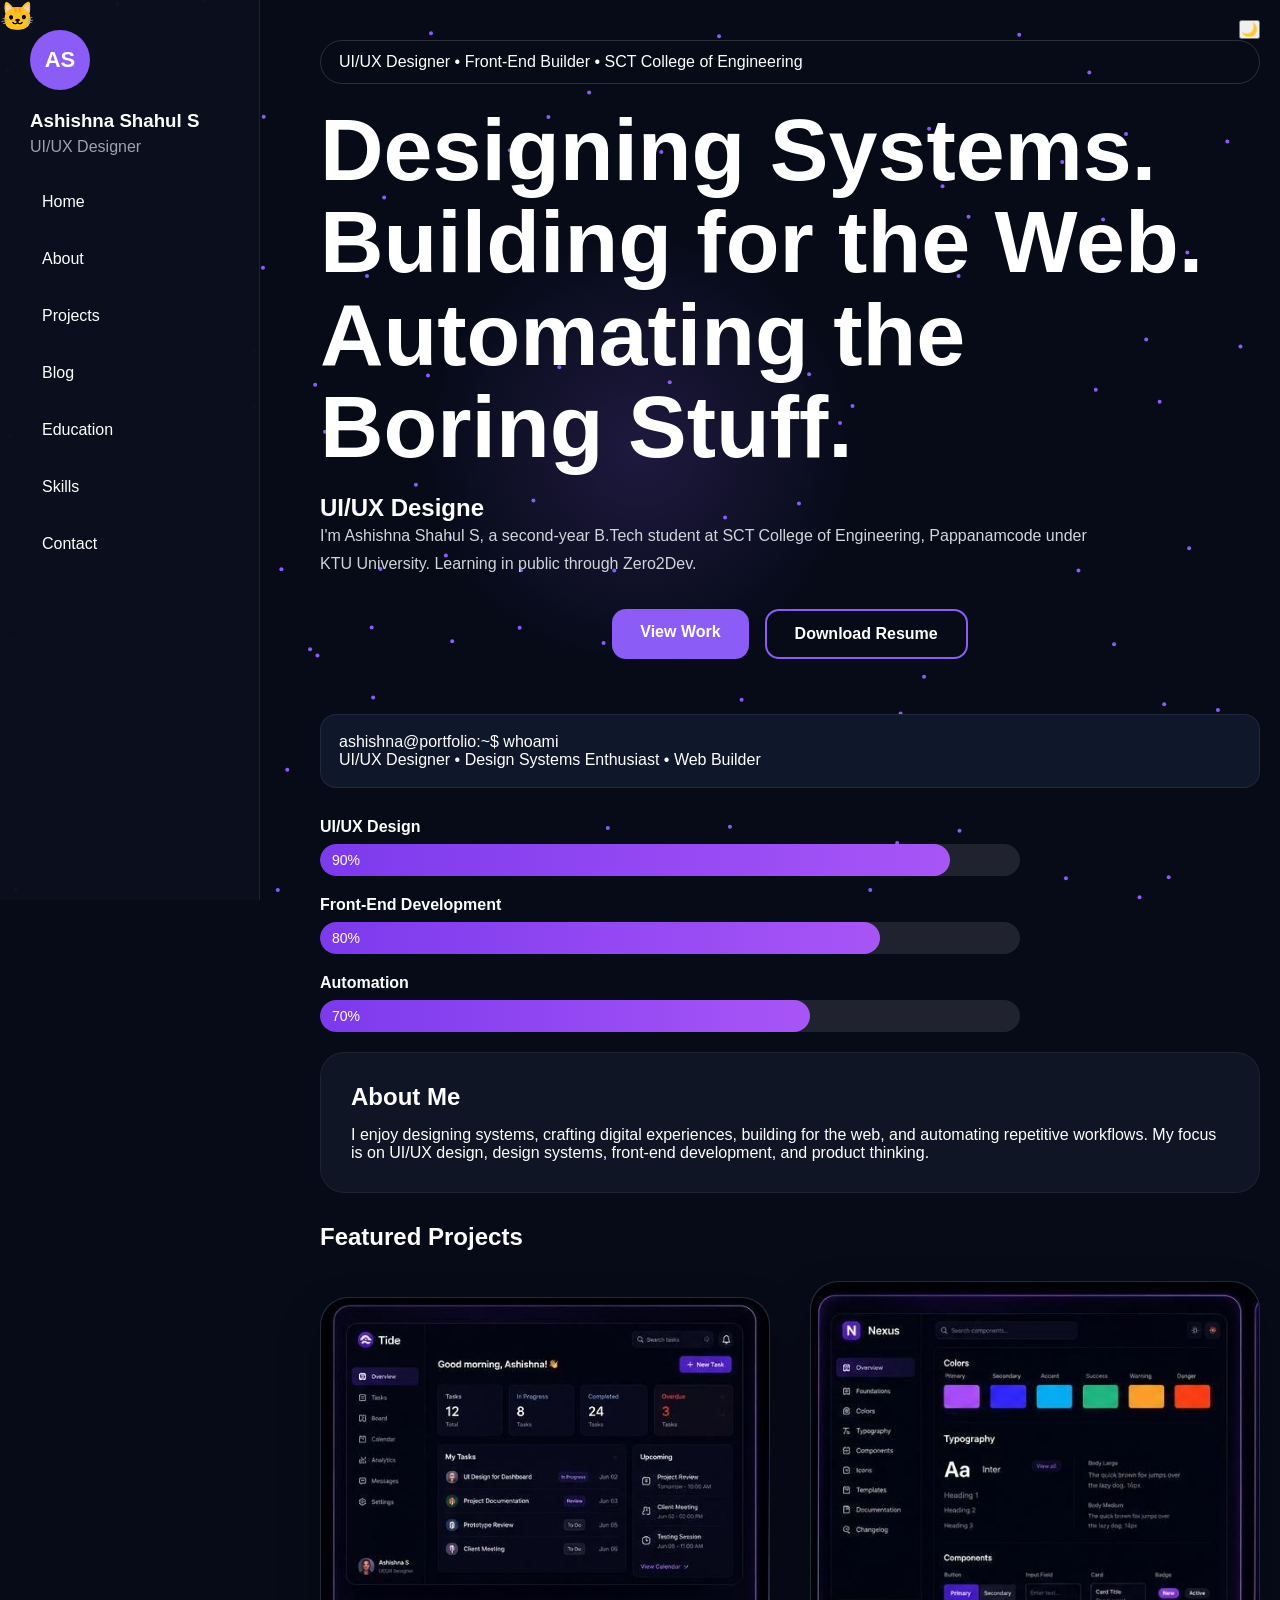
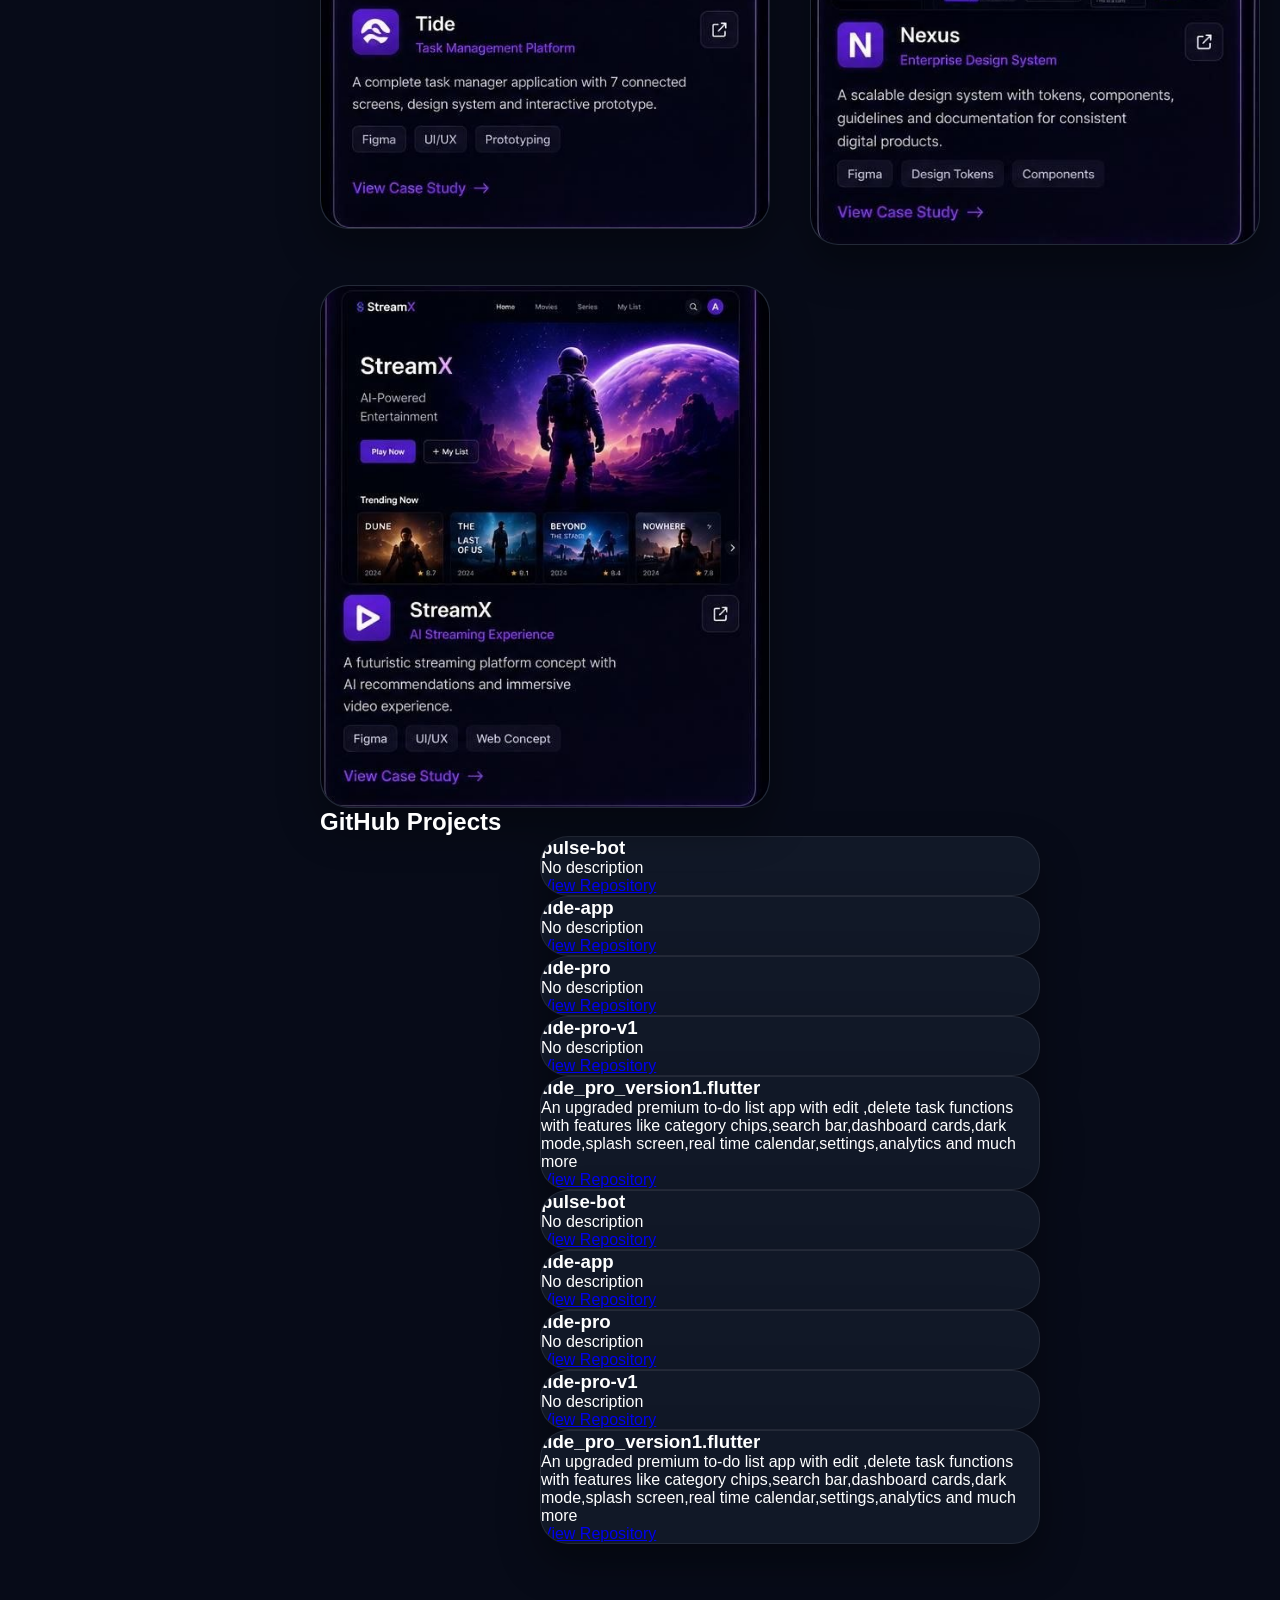
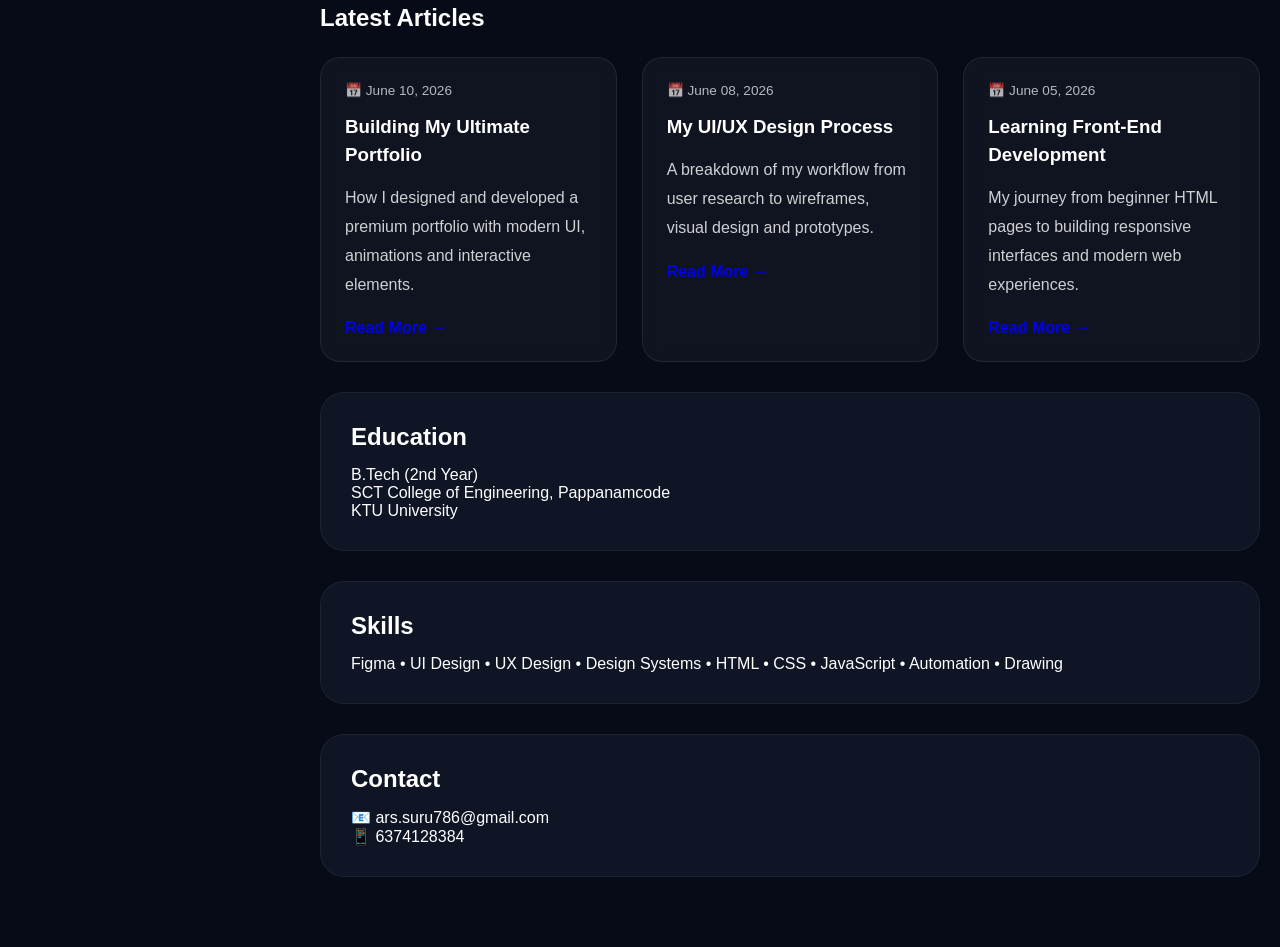
<file: Ashishna_Portfolio_final/index.html>
<!DOCTYPE html>
<html lang="en">
<head>
<meta charset="UTF-8">
<meta name="viewport" content="width=device-width,initial-scale=1">
<title>Ashishna Shahul S | Ultimate Portfolio</title>
<link rel="stylesheet" href="style.css">
</head>
<body>
<div id="loader">Loading Ashishna's Portfolio...</div>
<canvas id="particles"></canvas>
<div id="cursor">🐱</div>
<div id="spotlight"></div>
<aside class="sidebar">
    <div class="logo">AS</div>

    <div class="profile">
        <h3>Ashishna Shahul S</h3>
        <p>UI/UX Designer</p>
    </div>

    <nav>
        <a href="#hero">Home</a>
        <a href="#about">About</a>
        <a href="#projects">Projects</a>
        <a href="#blog">Blog</a>
        <a href="#education">Education</a>
        <a href="#skills">Skills</a>
        <a href="#contact">Contact</a>
    </nav>
</aside>

<div class="content">

<button id="themeToggle">🌙</button>

<section id="hero" class="hero">
  
<div class="badge">UI/UX Designer • Front-End Builder • SCT College of Engineering</div>
<h1>Designing Systems.<br>Building for the Web.<br>Automating the Boring Stuff.</h1>
<h2 id="typing"></h2>
<p>I'm Ashishna Shahul S, a second-year B.Tech student at SCT College of Engineering, Pappanamcode under KTU University. Learning in public through Zero2Dev.</p>
<div class="hero-buttons">
    <a href="#projects" class="btn primary">View Work</a>
    <a href="resume.pdf" class="btn secondary">Download Resume</a>
</div>
<div class="terminal">ashishna@portfolio:~$ whoami<br>UI/UX Designer • Design Systems Enthusiast • Web Builder</div>
<div class="progress-section">
    <div class="progress-item">
        <span>UI/UX Design</span>
        <div class="progress-bar">
            <div class="progress-fill" style="width:90%">90%</div>
        </div>
    </div>

    <div class="progress-item">
        <span>Front-End Development</span>
        <div class="progress-bar">
            <div class="progress-fill" style="width:80%">80%</div>
        </div>
    </div>

    <div class="progress-item">
        <span>Automation</span>
        <div class="progress-bar">
            <div class="progress-fill" style="width:70%">70%</div>
        </div>
    </div>
</div>
</section>

<section id="about" class="card">
<h2>About Me</h2>
<p>I enjoy designing systems, crafting digital experiences, building for the web, and automating repetitive workflows. My focus is on UI/UX design, design systems, front-end development, and product thinking.</p>
</section>

<section id="projects" class="projects-section">
    <h2>Featured Projects</h2>

    <div class="project-grid">

        <!-- Tide -->
        <a href="https://www.figma.com/design/ckqOkbq3f13Qwi7QGzV6ME"
   target="_blank"
   class="project-card">
            <img src="images/tide.png" alt="Tide">
        </a>

        <!-- Nexus -->
        <a href="https://www.figma.com/design/JizBS6DKAow2HNlzYij7Tq"
   target="_blank"
   class="project-card">
    <img src="images/nexus.png" alt="Nexus">
</a>

        <!-- StreamX -->
        <a href="https://www.figma.com/design/Hef7ZCE6qSMxhWqpeAFQp7"
   target="_blank"
   class="project-card">
    <img src="images/streamx.png" alt="StreamX">
</a>

    </div>
</section>
<section>
    <h2>GitHub Projects</h2>

    <div id="github-projects"></div>
</section>
<section id="blog" class="blog-section">

    <h2>Latest Articles</h2>

    <div class="blog-grid">

        <article class="blog-card card">
            <div class="blog-date">📅 June 10, 2026</div>

            <h3>Building My Ultimate Portfolio</h3>

            <p>
                How I designed and developed a premium portfolio
                with modern UI, animations and interactive elements.
            </p>

            <a href="#" class="blog-link">
                Read More →
            </a>
        </article>

        <article class="blog-card card">
            <div class="blog-date">📅 June 08, 2026</div>

            <h3>My UI/UX Design Process</h3>

            <p>
                A breakdown of my workflow from user research
                to wireframes, visual design and prototypes.
            </p>

            <a href="#" class="blog-link">
                Read More →
            </a>
        </article>

        <article class="blog-card card">
            <div class="blog-date">📅 June 05, 2026</div>

            <h3>Learning Front-End Development</h3>

            <p>
                My journey from beginner HTML pages to building
                responsive interfaces and modern web experiences.
            </p>

            <a href="#" class="blog-link">
                Read More →
            </a>
        </article>

    </div>

</section>
<section id="education" class="card">
<h2>Education</h2>
<p>B.Tech (2nd Year)<br>SCT College of Engineering, Pappanamcode<br>KTU University</p>
</section>

<section id="skills" class="card">
<h2>Skills</h2>
<p>Figma • UI Design • UX Design • Design Systems • HTML • CSS • JavaScript • Automation • Drawing</p>
</section>

<section id="contact" class="card">
<h2>Contact</h2>
<p>📧 ars.suru786@gmail.com</p>
<p>📱 6374128384</p>
</section>
</div>

<script src="script.js"></script>
</body>
</html>
</file>
<file: Ashishna_Portfolio_final/style.css>
:root{
    --bg:#070b18;
    --text:#ffffff;
    --card:#121829cc;
    --accent:#8b5cf6;
}

*{
    margin:0;
    padding:0;
    box-sizing:border-box;
}

body{
    background:var(--bg);
    color:var(--text);
    font-family:Inter,Arial,sans-serif;
    cursor:none;
}

/* SIDEBAR */

.sidebar{
    position:fixed;
    left:0;
    top:0;
    width:260px;
    height:100vh;
    background:rgba(12,15,30,.9);
    backdrop-filter:blur(20px);
    border-right:1px solid rgba(255,255,255,.08);
    padding:30px;
    z-index:100;
}

.logo{
    width:60px;
    height:60px;
    border-radius:50%;
    background:var(--accent);
    display:flex;
    align-items:center;
    justify-content:center;
    font-weight:bold;
    font-size:22px;
    margin-bottom:20px;
}

.profile h3{
    margin-bottom:6px;
}

.profile p{
    color:#9ca3af;
    margin-bottom:25px;
}

.sidebar nav{
    display:flex;
    flex-direction:column;
    gap:15px;
}

.sidebar nav a{
    color:white;
    text-decoration:none;
    padding:12px;
    border-radius:12px;
    transition:.3s;
}

.sidebar nav a:hover{
    background:rgba(139,92,246,.2);
}

/* CONTENT */

.content{
    margin-left:280px;
    padding:40px;
    width:calc(100% - 260px);
}

/* HERO */

.hero{
    min-height:90vh;
    display:flex;
    flex-direction:column;
    justify-content:center;
}

.badge{
    display:inline-block;
    border:1px solid rgba(255,255,255,.15);
    padding:12px 18px;
    border-radius:999px;
    margin-bottom:20px;
}

.hero h1{
    font-size:clamp(3rem,7vw,5.5rem);
    line-height:1.05;
    margin-bottom:20px;
}

.hero p{
    max-width:800px;
    line-height:1.8;
    color:#d1d5db;
}
.card,
.project{
    transition:0.4s;
}

.card:hover,
.project:hover{
    transform:translateY(-10px);
    box-shadow:0 20px 40px rgba(124,58,237,.25);
}
.hero-buttons{
    display:flex;
    gap:16px;
    margin:30px 0;
    flex-wrap:wrap;
    justify-content:center;
}

.btn{
    text-decoration:none;
    padding:14px 28px;
    border-radius:14px;
    font-weight:600;
    transition:0.3s;
}

.btn.primary{
    background:var(--accent);
    color:white;
}

.btn.primary:hover{
    transform:translateY(-4px);
    box-shadow:0 10px 25px rgba(124,58,237,.4);
}

.btn.secondary{
    border:2px solid var(--accent);
    color:var(--text);
}

.btn.secondary:hover{
    background:rgba(124,58,237,.15);
    transform:translateY(-4px);
}



/* CARDS */

.card{
    background:var(--card);
    backdrop-filter:blur(12px);
    border:1px solid rgba(255,255,255,.06);
    border-radius:24px;
    padding:30px;
    margin-bottom:30px;
}

.card h2{
    margin-bottom:15px;
}

/* PROJECTS */

.projects-section h2{
    margin-bottom:30px;
}

.project-grid{
    display:grid;
    grid-template-columns:repeat(auto-fit,minmax(350px,350px));
    gap:35px;
    justify-content:center;
    align-items:start;
}

.project-card{
    display:block;
    width:350px;
    max-width:100%;
    overflow:hidden;
    border-radius:28px;
    background:#111827;
    border:1px solid rgba(255,255,255,.08);
    box-shadow:0 20px 40px rgba(0,0,0,.35);
    transition:all 0.4s ease;
}

.project-card img{
    width:100%;
    height:auto;
    display:block;
    border-radius:28px;
    transition:transform 0.5s ease;
}

.project-card:hover{
    transform:translateY(-12px);
    box-shadow:0 30px 60px rgba(124,58,237,.35);
}

.project-card:hover img{
    transform:scale(1.03);
}

@media(max-width:768px){
    .project-grid{
        grid-template-columns:1fr;
    }

    .project-card{
        width:100%;
    }
}

/* TERMINAL */

.terminal{
    margin-top:25px;
    background:#0f172a;
    padding:18px;
    border-radius:16px;
    border:1px solid rgba(255,255,255,.08);
}

/* EFFECTS */

#particles,
#spotlight{
    position:fixed;
    inset:0;
    z-index:-2;
}

#spotlight{
    background:
    radial-gradient(
        circle at var(--x,50%) var(--y,50%),
        rgba(139,92,246,.18),
        transparent 220px
    );
}

#cursor{
    position:fixed;
    pointer-events:none;
    z-index:9999;
    font-size:28px;
}

#loader{
    position:fixed;
    inset:0;
    display:flex;
    justify-content:center;
    align-items:center;
    background:black;
    z-index:99999;
}

#themeToggle{
    position:fixed;
    top:20px;
    right:20px;
    z-index:1000;
}

/* MOBILE */

@media(max-width:900px){

.sidebar{
    position:relative;
    width:100%;
    height:auto;
}

.content{
    margin-left:0;
    padding:20px;
}

.hero h1{
    font-size:3rem;
}


}
.progress-section{
    width:100%;
    max-width:700px;
    margin-top:30px;
}

.progress-item{
    margin-bottom:20px;
}

.progress-item span{
    display:block;
    margin-bottom:8px;
    font-weight:600;
}

.progress-bar{
    background:rgba(255,255,255,.1);
    border-radius:999px;
    overflow:hidden;
}

.progress-fill{
    background:linear-gradient(90deg,#7c3aed,#a855f7);
    padding:8px 12px;
    border-radius:999px;
    color:white;
    font-size:14px;
}
/* PROJECT IMAGE CARDS */

.projects-section h2{
    margin-bottom:30px;
}

.project-grid{
    display:grid;
    grid-template-columns:repeat(auto-fit,minmax(380px,1fr));
    gap:40px;
    align-items:start;
}

.project-card{
    display:block;
    overflow:hidden;
    border-radius:28px;
    transition:0.4s ease;
    background:#111827;
    box-shadow:0 20px 40px rgba(0,0,0,.35);
}

.project-card img{
    width:100%;
    display:block;
    border-radius:28px;
    transition:0.5s ease;
}
.project-card{
    width:100%;
    max-width:500px;
    margin:auto;
}

.project-card:hover{
    transform:translateY(-12px);
    box-shadow:0 30px 60px rgba(124,58,237,.35);
}

.project-card:hover img{
    transform:scale(1.03);
}

@media(max-width:768px){
    .project-grid{
        grid-template-columns:1fr;
    }
}
/* ================= BLOG SECTION ================= */

.blog-section{
    margin-top:60px;
}

.blog-section h2{
    margin-bottom:25px;
}

.blog-grid{
    display:grid;
    grid-template-columns:repeat(3,1fr);
    gap:25px;
}

.blog-card{
    background:rgba(255,255,255,0.04);
    border:1px solid rgba(255,255,255,0.08);
    border-radius:20px;
    padding:24px;
    backdrop-filter:blur(10px);
    transition:all .35s ease;
}

.blog-card:hover{
    transform:translateY(-8px);
    border-color:#6ee7ff;
    box-shadow:0 15px 40px rgba(110,231,255,.15);
}

.blog-date{
    font-size:.85rem;
    opacity:.7;
    margin-bottom:15px;
}

.blog-card h3{
    margin-bottom:15px;
    line-height:1.5;
}

.blog-card p{
    opacity:.8;
    line-height:1.8;
    margin-bottom:20px;
}

.blog-link{
    text-decoration:none;
    font-weight:600;
}

.blog-link:hover{
    letter-spacing:.5px;
}

@media(max-width:900px){

    .blog-grid{
        grid-template-columns:1fr;
    }

}
</file>
